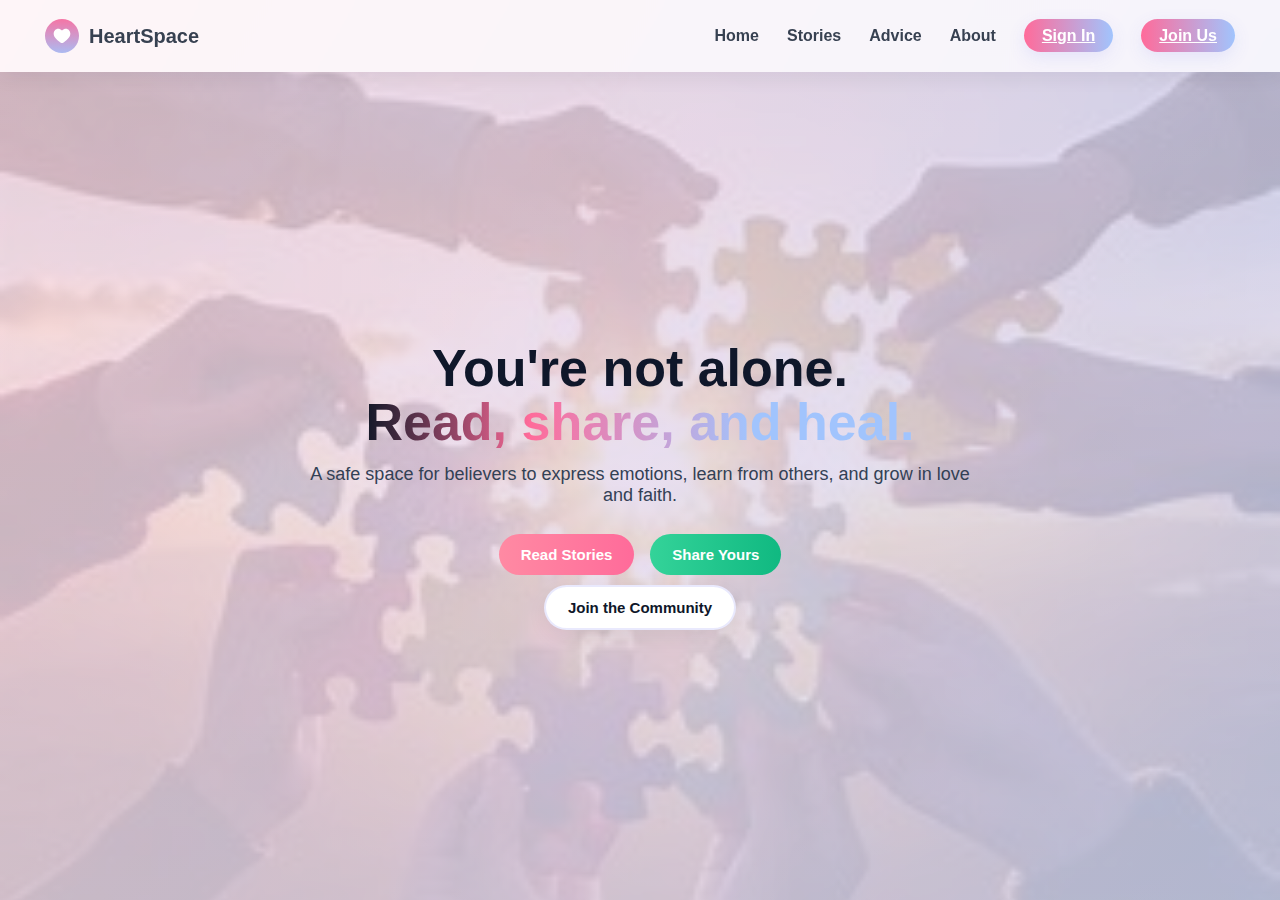
<file: index.html>
<!DOCTYPE html>
<html lang="en">
<head>
  <meta charset="UTF-8"/>
  <meta name="viewport" content="width=device-width, initial-scale=1.0"/>
  <title>HeartSpace</title>
  <link href="https://cdn.jsdelivr.net/npm/bootstrap@5.3.8/dist/css/bootstrap.min.css" rel="stylesheet"
    integrity="sha384-sRIl4kxILFvY47J16cr9ZwB07vP4J8+LH7qKQnuqkuIAvNWLzeN8tE5YBujZqJLB"
    crossorigin="anonymous">
  <link rel="stylesheet" href="style.css"/>
</head>

<body>
  <nav class="navbar">
    <div class="nav-container">
      <div class="logo">
        <div class="heart"><img src="/images/solar--heart-bold.png" alt=""></div>
        <h4>HeartSpace</h4>
      </div>
      <input type="checkbox" id="nav-toggle" class="nav-toggle" hidden>
      <label for="nav-toggle" class="hamburger" aria-label="Open navigation">
        <span></span>
        <span></span>
        <span></span>
      </label>

      <ul class="nav-links">
        <li>Home</li>
        <li>Stories</li>
        <li>Advice</li>
        <li>About</li>
        <li><a href="signin/signin.html" class="join-us text-decoration-none">Sign In</a></li>
        <li><a href="signup/signup.html" class="join-us text-decoration-none">Join Us</a></li>
      </ul>
    </div>
  </nav>

  <section class="hero">
    <div class="hero-inner container">
      <div class="hero-content">
        <h1>
          You're not alone.<br>
          <span class="highlight">Read, share, and heal.</span>
        </h1>
        <p class="subtitle">
          A safe space for believers to express emotions, learn from others, and grow in love and faith.
        </p>
        <div class="hero-buttons">
          <button class="read-stories">Read Stories</button>
          <button class="share-yours">Share Yours</button>
        </div>
        <button class="join-community">Join the Community</button>
      </div>
    </div>
  </section>
</body>
</html>
</file>
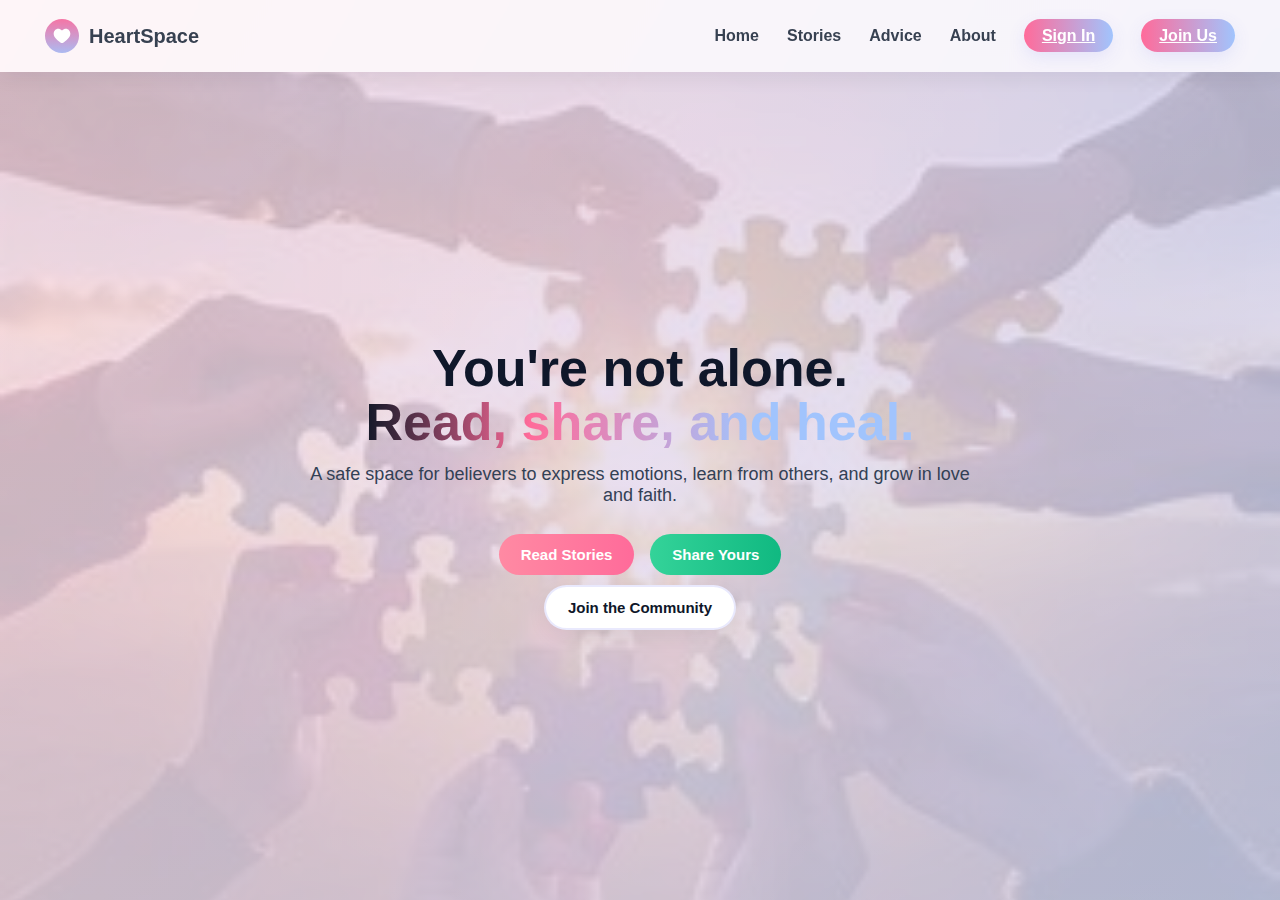
<file: dashboard/index.html>
<!DOCTYPE html>
<html lang="en">
<head>
  <meta charset="UTF-8" />
  <meta name="viewport" content="width=device-width, initial-scale=1.0" />
  <title>HeartSpace</title>
  <link href="https://cdn.jsdelivr.net/npm/bootstrap@5.3.8/dist/css/bootstrap.min.css" rel="stylesheet"
    integrity="sha384-sRIl4kxILFvY47J16cr9ZwB07vP4J8+LH7qKQnuqkuIAvNWLzeN8tE5YBujZqJLB"
    crossorigin="anonymous">
  <link rel="stylesheet" href="style.css" />
</head>

<body>
  <nav class="navbar">
    <div class="nav-container">
      <div class="logo">
        <div class="heart"><img src="../images/solar--heart-bold.png" alt=""></div>
        <h4>HeartSpace</h4>
      </div>
      <input type="checkbox" id="nav-toggle" class="nav-toggle" hidden>
      <label for="nav-toggle" class="hamburger" aria-label="Open navigation">
        <span></span>
        <span></span>
        <span></span>
      </label>

      <ul class="nav-links">
        <li>Home</li>
        <li>Stories</li>
        <li>Advice</li>
        <li>About</li>
        <li><a href="../signin/signin.html" class="join-us text-decoration-none">Sign In</a></li>
        <li><a href="../signup/signup.html" class="join-us text-decoration-none">Join Us</a></li>
      </ul>
    </div>
  </nav>

  <section class="hero">
    <div class="hero-inner container">
      <div class="hero-content">
        <h1>
          You're not alone.<br>
          <span class="highlight">Read, share, and heal.</span>
        </h1>
        <p class="subtitle">
          A safe space for believers to express emotions, learn from others, and grow in love and faith.
        </p>
        <div class="hero-buttons">
          <button class="read-stories">Read Stories</button>
          <button class="share-yours">Share Yours</button>
        </div>
        <button class="join-community">Join the Community</button>
      </div>
    </div>
  </section>
</body>
</html>
</file>
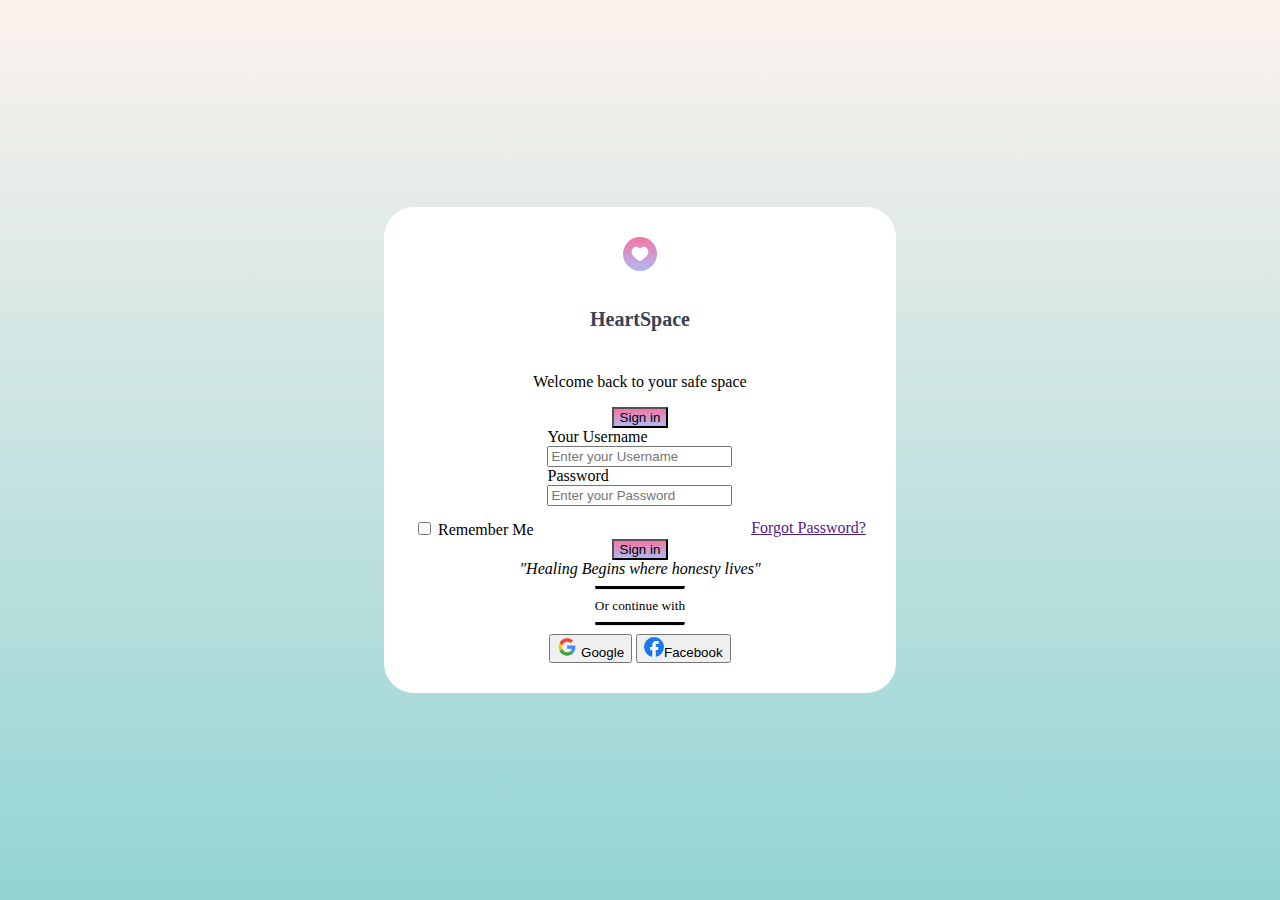
<file: signin.html>
<html lang="en">

<head>
    <meta charset="UTF-8">
    <meta name="viewport" content="width=device-width, initial-scale=1.0">
    <link href="https://cdn.jsdelivr.net/npm/bootstrap@5.3.8/dist/css/bootstrap.min.css" rel="stylesheet"
        integrity="sha384-sRIl4kxILFvY47J16cr9ZwB07vP4J8+LH7qKQnuqkuIAvNWLzeN8tE5YBujZqJLB" crossorigin="anonymous">
    <title>Sign-In</title>
    <style>
        body {
            background: linear-gradient(#fcf2ed, #92d4d4);
            display: flex;
            align-items: center;
            justify-content: center;
        }

        .mother-div {
            background-color: white;
            border-radius: 30px;
            padding: 30px;
            display: flex;
            flex-direction: column;
            align-items: center;
            justify-content: center;
        }

        .logo {
            display: flex;
            flex-direction: column;
            align-items: center;
            gap: 10px;
            font-weight: 800;
            color: #374151;
            font-size: 1.25rem;
        }

        .heart {
            width: 34px;
            height: 34px;
            border-radius: 50%;
            background: linear-gradient(#f575a5, #acbaf1);
            display: flex;
            align-items: center;
            justify-content: center;
        }

        .sign-btn {
            background: linear-gradient(#f575a5, #acbaf1);
        }

        .check {
            display: flex;
            gap: 17vw;
            margin-top: 1vw
        }
        hr{
            border-top: 3px solid black;
        }
    </style>
</head>

<body>
    <div class="mother-div w-50">
        <div class="logo">
            <div class="heart"> <img src="./solar--heart-bold.png" alt=""></div>
            <h4>HeartSpace</h4>
        </div>
        <p>Welcome back to your safe space</p>
        <button class="sign-btn btn rounded rounded-3 p-1 w-50 border-0">Sign in</button>
        <div class="w-75">
            <label for="userName">Your Username</label> <br>
            <input type="text" class="w-100" placeholder="Enter your Username"> <br>
            <label for="password">Password</label> <br>
            <input type="password" class="w-100" placeholder="Enter your Password">
        </div>
        <div class="check d-sm-block d-md-flex d-lg-flex">
            <div>
                <input type="checkbox">
                <label for="remember">Remember Me</label>
            </div>

            <a href="" class="text-danger">Forgot Password?</a>
        </div>
        <button class="sign-btn btn rounded rounded-3 p-1 w-75 border-0 mt-2">Sign in</button>
        <i class="text-muted mt-4">"Healing Begins where honesty lives"</i>
        <div class="d-flex align-items-center my-3">
            <hr class="">
            <small class="text-muted mx-2">Or continue with</small>
            <hr class="">
        </div>
        <div class="w-100 d-flex gap-5 justify-content-center">
            <button class="w-25 btn rounded rounded-2 bg-white border-2 border-black text-black d-flex align-items-center justify-content-center gap-2"><img src="./material-icon-theme--google.png" alt=""> Google</button>
            <button class="w-25 btn rounded rounded-2 bg-white border-2 border-black text-black d-flex align-items-center justify-content-center gap-2"><img src="./logos--facebook.png" alt="" >Facebook</button>
        </div>
    </div>
</body>
<script src="https://cdn.jsdelivr.net/npm/bootstrap@5.3.8/dist/js/bootstrap.bundle.min.js"
    integrity="sha384-FKyoEForCGlyvwx9Hj09JcYn3nv7wiPVlz7YYwJrWVcXK/BmnVDxM+D2scQbITxI"
    crossorigin="anonymous"></script>

</html>
</file>
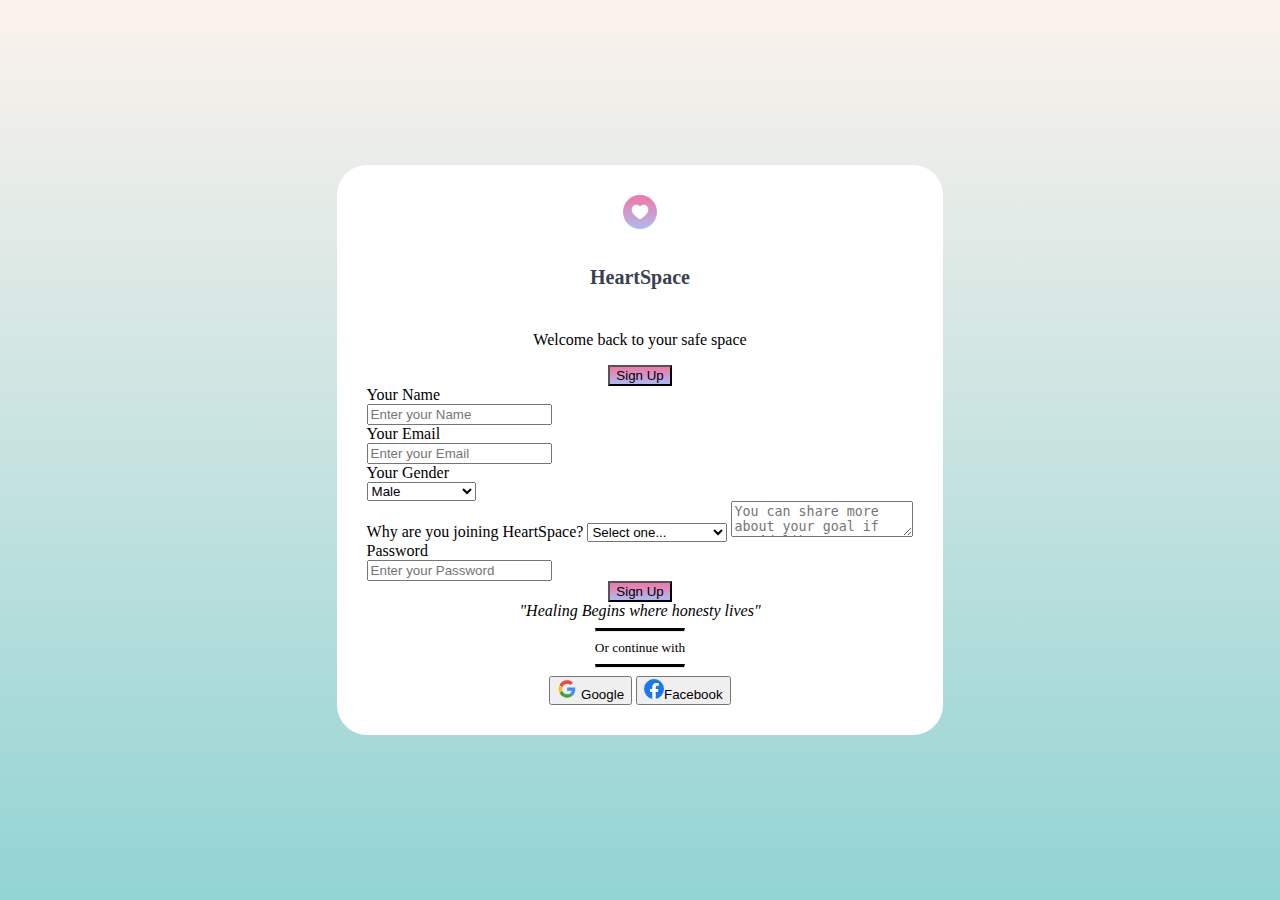
<file: signup.html>
<html lang="en">

<head>
    <meta charset="UTF-8">
    <meta name="viewport" content="width=device-width, initial-scale=1.0">
    <link href="https://cdn.jsdelivr.net/npm/bootstrap@5.3.8/dist/css/bootstrap.min.css" rel="stylesheet"
        integrity="sha384-sRIl4kxILFvY47J16cr9ZwB07vP4J8+LH7qKQnuqkuIAvNWLzeN8tE5YBujZqJLB" crossorigin="anonymous">
    <title>Sign-In</title>
    <style>
        body {
            background: linear-gradient(#fcf2ed, #92d4d4);
            display: flex;
            align-items: center;
            justify-content: center;
        }

        .mother-div {
            background-color: white;
            border-radius: 30px;
            padding: 30px;
            display: flex;
            flex-direction: column;
            align-items: center;
            justify-content: center;
        }

        .logo {
            display: flex;
            flex-direction: column;
            align-items: center;
            gap: 10px;
            font-weight: 800;
            color: #374151;
            font-size: 1.25rem;
        }

        .heart {
            width: 34px;
            height: 34px;
            border-radius: 50%;
            background: linear-gradient(#f575a5, #acbaf1);
            display: flex;
            align-items: center;
            justify-content: center;
        }

        .sign-btn {
            background: linear-gradient(#f575a5, #acbaf1);
        }

        hr {
            border-top: 3px solid black;
        }
    </style>
</head>

<body>
    <div class="mother-div w-50">
        <div class="logo">
            <div class="heart"> <img src="./solar--heart-bold.png" alt=""></div>
            <h4>HeartSpace</h4>
        </div>
        <p>Welcome back to your safe space</p>
        <button class="sign-btn btn rounded rounded-3 p-1 w-50 border-0">Sign Up</button>
        <div class="w-75">
            <label for="Name">Your Name</label> <br>
            <input type="text" class="w-100" placeholder="Enter your Name"> <br>
            <label for="email">Your Email</label> <br>
            <input type="email" class="w-100" placeholder="Enter your Email"> <br>
            <label for="gender">Your Gender</label> <br>
            <select name="" id="" class="w-100">
                <option value="">Male</option>
                <option value="">Female</option>
                <option value="">Rather not say</option>
            </select> <br>
            <div class="mb-3">
                <label for="goal" class="form-label">Why are you joining HeartSpace?</label>
                <select id="goal" name="goal" class="form-control mb-2">
                    <option value="">Select one...</option>
                    <option value="healing">Healing</option>
                    <option value="growth">Personal Growth</option>
                    <option value="faith">Faith Journey</option>
                    <option value="relationships">Relationships</option>
                    <option value="support">Community Support</option>
                </select>
                <textarea id="goalDetails" name="goalDetails" class="form-control" rows="2"
                    placeholder="You can share more about your goal if you’d like..."></textarea>
            </div>

            <label for="password">Password</label> <br>
            <input type="password" class="w-100" placeholder="Enter your Password">
        </div>
        <button class="sign-btn btn rounded rounded-3 p-1 w-75 border-0 mt-2">Sign Up</button>
        <i class="text-muted mt-4">"Healing Begins where honesty lives"</i>
        <div class="d-flex align-items-center my-3">
            <hr class="">
            <small class="text-muted mx-2">Or continue with</small>
            <hr class="">
        </div>
        <div class="w-100 d-flex gap-5 justify-content-center">
            <button
                class="w-25 btn rounded rounded-2 bg-white border-2 border-black text-black d-flex align-items-center justify-content-center gap-2"><img
                    src="./material-icon-theme--google.png" alt=""> Google</button>
            <button
                class="w-25 btn rounded rounded-2 bg-white border-2 border-black text-black d-flex align-items-center justify-content-center gap-2"><img
                    src="./logos--facebook.png" alt="">Facebook</button>
        </div>
    </div>
</body>
<script src="https://cdn.jsdelivr.net/npm/bootstrap@5.3.8/dist/js/bootstrap.bundle.min.js"
    integrity="sha384-FKyoEForCGlyvwx9Hj09JcYn3nv7wiPVlz7YYwJrWVcXK/BmnVDxM+D2scQbITxI"
    crossorigin="anonymous"></script>

</html>
</file>
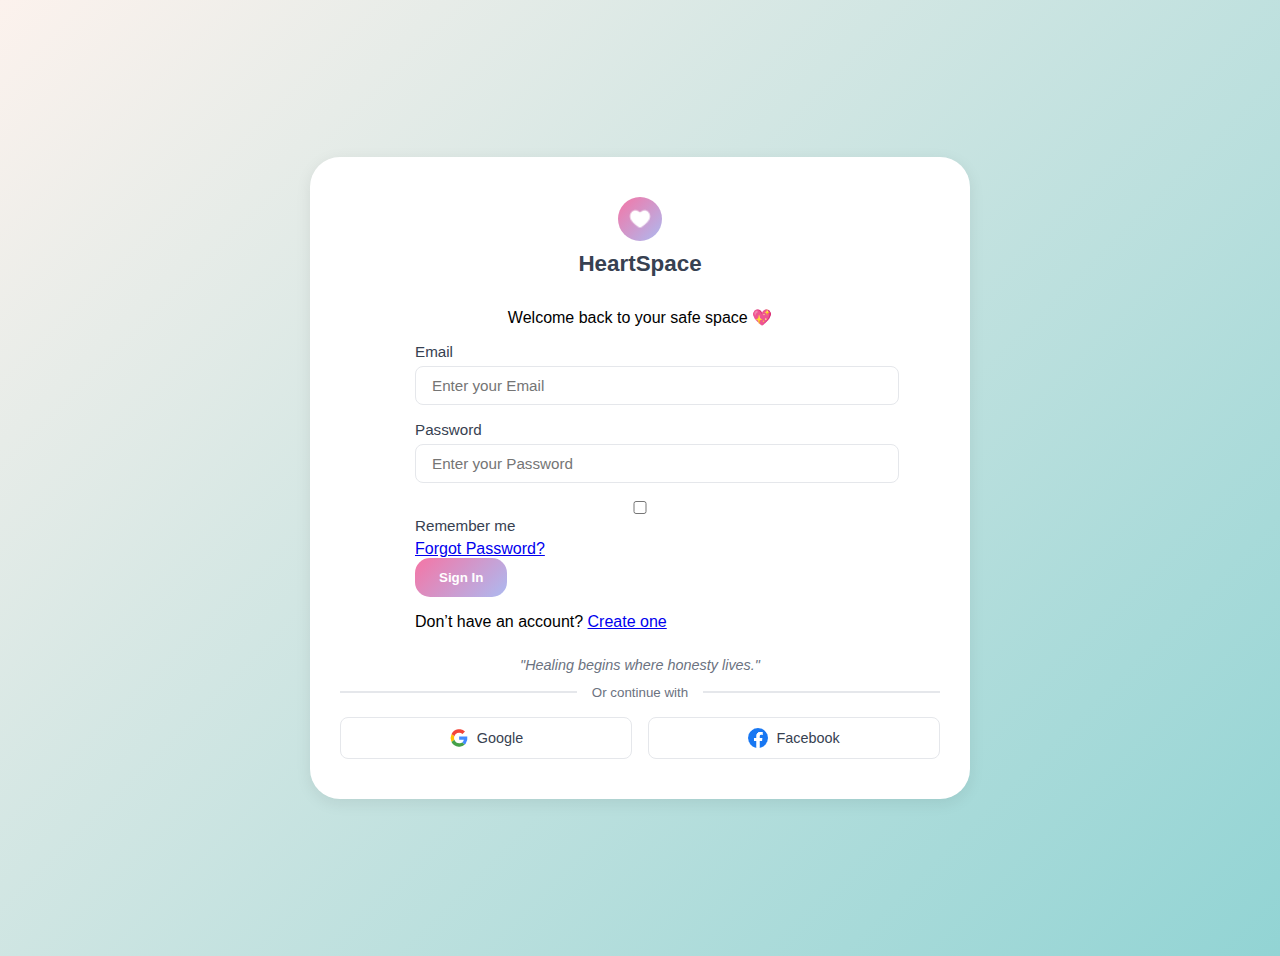
<file: signin/signin.html>
<!DOCTYPE html>
<html lang="en">

<head>
    <meta charset="UTF-8" />
    <meta name="viewport" content="width=device-width, initial-scale=1.0" />
    <title>Sign-In | HeartSpace</title>
    <!-- Bootstrap -->
    <link href="https://cdn.jsdelivr.net/npm/bootstrap@5.3.8/dist/css/bootstrap.min.css" rel="stylesheet"
        integrity="sha384-sRIl4kxILFvY47J16cr9ZwB07vP4J8+LH7qKQnuqkuIAvNWLzeN8tE5YBujZqJLB" crossorigin="anonymous" />
    <link rel="stylesheet" href="../signup/signup.css"/>
</head>

<body>
    <div class="mother-div">
        <div class="logo">
            <div class="heart">
                <img src="../images/solar--heart-bold.png" alt="Heart Icon" />
            </div>
            <h4>HeartSpace</h4>
        </div>

        <p class="text-muted mb-3">Welcome back to your safe space 💖</p>
        <p id="showError" style="display: none" class="alert alert-danger p-2 text-center text-danger w-100"> 🚫 Please
            fill in all inputs 💖</p>
            <p id="showIncorrect" style="display: none" class="alert alert-danger p-2 text-center text-danger w-100">❌ Email or password is incorrect.</p>
        <div class="form-section w-75">
            <label for="email">Email</label>
            <input type="email" id="email" class="form-control mb-3" placeholder="Enter your Email" />

            <label for="password">Password</label>
            <input type="password" id="password" class="form-control mb-2" placeholder="Enter your Password" />

            <div class="d-flex flex-wrap justify-content-between align-items-center mb-4 w-100">
                <div class="d-flex align-items-center flex-nowrap" style="gap: 6px;">
                    <input type="checkbox" id="remember" style="margin: 0; transform: translateY(1px);">
                    <label for="remember" class="mb-0" style="white-space: nowrap;">Remember me</label>
                </div>
                <a href="#" class="text-decoration-none small text-primary mt-2 mt-sm-0">Forgot Password?</a>
            </div>



            <button onclick="signIn()" class="sign-btn btn rounded-3 p-1 w-100 border-0 mb-3">Sign In</button>

            <p class="small text-center text-muted">
                Don’t have an account?
                <a href="../signup/signup.html" class="text-decoration-none">Create one</a>
            </p>
        </div>

        <i class="text-muted mt-3 quote">"Healing begins where honesty lives."</i>

        <div class="divider my-3">
            <hr />
            <small class="text-muted mx-2">Or continue with</small>
            <hr />
        </div>

        <div class="social-buttons">
            <button class="social-btn">
                <img src="../images/material-icon-theme--google.png" alt="Google Logo" /> Google
            </button>
            <button class="social-btn">
                <img src="../images/logos--facebook.png" alt="Facebook Logo" /> Facebook
            </button>
        </div>
    </div>

    <script src="https://cdn.jsdelivr.net/npm/bootstrap@5.3.8/dist/js/bootstrap.bundle.min.js"
        integrity="sha384-FKyoEForCGlyvwx9Hj09JcYn3nv7wiPVlz7YYwJrWVcXK/BmnVDxM+D2scQbITxI"
        crossorigin="anonymous"></script>
    <script src="signin.js"></script>
</body>

</html>
</file>
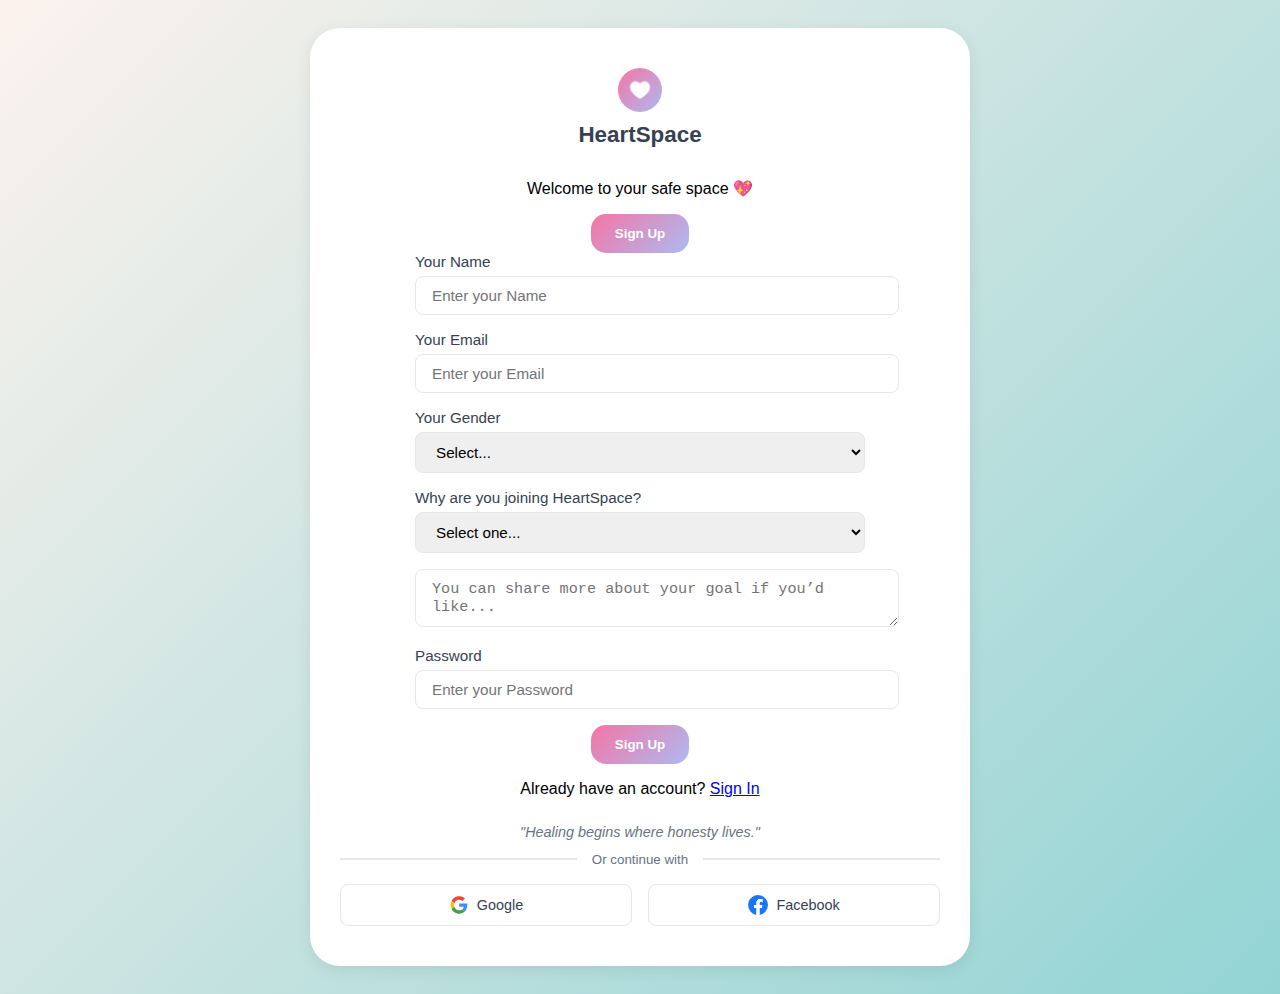
<file: signup/signup.html>
<!DOCTYPE html>
<html lang="en">

<head>
  <meta charset="UTF-8" />
  <meta name="viewport" content="width=device-width, initial-scale=1.0" />
  <title>Sign-In | HeartSpace</title>

  <!-- Bootstrap -->
  <link href="https://cdn.jsdelivr.net/npm/bootstrap@5.3.8/dist/css/bootstrap.min.css" rel="stylesheet"
    integrity="sha384-sRIl4kxILFvY47J16cr9ZwB07vP4J8+LH7qKQnuqkuIAvNWLzeN8tE5YBujZqJLB" crossorigin="anonymous" />
  <link rel="stylesheet" href="signup.css" />
</head>

<body>
  <div class="mother-div">
    <div class="logo">
      <div class="heart">
        <img src="../images/solar--heart-bold.png" alt="Heart Icon" />
      </div>
      <h4>HeartSpace</h4>
    </div>

    <p class="text-muted mb-3">Welcome to your safe space 💖</p>

    <button class="sign-btn btn rounded-3 p-1 w-75 border-0 mb-3">
      Sign Up
    </button>
     <p id="showError" style="display: none" class="alert alert-danger p-2 text-center text-danger w-100"> 🚫 Please fill in all inputs 💖</p>
    <div class="form-section w-75">
      <label for="Name">Your Name</label>
      <input type="text" id="userName" class="form-control mb-3" placeholder="Enter your Name" />

      <label for="email">Your Email</label>
      <input type="email" id="email" class="form-control mb-3" placeholder="Enter your Email" />

      <label for="gender">Your Gender</label>
      <select id="gender" class="form-select mb-3">
        <option value="">Select...</option>
        <option>Male</option>
        <option>Female</option>
        <option>Rather not say</option>
      </select>

      <label for="goal" class="form-label">Why are you joining HeartSpace?</label>
      <select id="goal" name="goal" class="form-select mb-2">
        <option value="">Select one...</option>
        <option value="healing">Healing</option>
        <option value="growth">Personal Growth</option>
        <option value="faith">Faith Journey</option>
        <option value="relationships">Relationships</option>
        <option value="support">Community Support</option>
      </select>

      <textarea id="goalDetails" name="goalDetails" class="form-control mb-3" rows="2"
        placeholder="You can share more about your goal if you’d like..."></textarea>

      <label for="password">Password</label>
      <input type="password" id="password" class="form-control mb-4" placeholder="Enter your Password" />
    </div>

    <button onclick="signUp()" class="sign-btn btn rounded-3 p-1 w-75 border-0">
      Sign Up
    </button>
    <p>Already have an account? <a href="../signin/signin.html">Sign In</a></p>

    <i class="text-muted mt-3 quote">"Healing begins where honesty lives."</i>

    <div class="divider my-3">
      <hr />
      <small class="text-muted mx-2">Or continue with</small>
      <hr />
    </div>

    <div class="social-buttons">
      <button class="social-btn">
        <img src="../images/material-icon-theme--google.png" alt="Google Logo" /> Google
      </button>
      <button class="social-btn">
        <img src="../images/logos--facebook.png" alt="Facebook Logo" /> Facebook
      </button>
    </div>
  </div>

  <script src="https://cdn.jsdelivr.net/npm/bootstrap@5.3.8/dist/js/bootstrap.bundle.min.js"
    integrity="sha384-FKyoEForCGlyvwx9Hj09JcYn3nv7wiPVlz7YYwJrWVcXK/BmnVDxM+D2scQbITxI"
    crossorigin="anonymous"></script>
    <script src="signup.js"></script>
</body>

</html>
</file>
<file: style.css>
* {
  box-sizing: border-box;
  margin: 0;
  padding: 0;
}

html, body {
  height: 100%;
  font-family: "Segoe UI", Roboto, sans-serif;
  background: linear-gradient(120deg, #f8cdda, #a1c4fd, #c2e9fb);
  background-size: 300% 300%;
  animation: gradientMove 14s ease-in-out infinite alternate;
  color: #222;
}

@keyframes gradientMove {
  0% { background-position: 0% 50%; }
  50% { background-position: 50% 50%; }
  100% { background-position: 100% 50%; }
}

.navbar {
  background: rgba(255, 255, 255, 0.8);
  backdrop-filter: blur(6px);
  box-shadow: 0 6px 18px rgba(16, 24, 40, 0.06);
  position: sticky;
  top: 0;
  z-index: 1000;
  height: 72px;
  display: flex;
  align-items: center;
}

.nav-container {
  max-width: 1200px;
  margin: 0 auto;
  padding: 5px;
  width: 100%;
  display: flex;
  align-items: center;
  justify-content: space-between;
}

.logo {
  display: flex;
  align-items: center;
  gap: 10px;
  font-weight: 800;
  color: #374151;
  font-size: 1.25rem;
}

.heart {
  width: 34px;
  height: 34px;
  border-radius: 50%;
  background: linear-gradient(#f575a5, #acbaf1);
  display: flex;
  align-items: center;
  justify-content: center;
}
.nav-links {
  display: flex;
  gap: 28px;
  list-style: none;
  align-items: center;
}

.nav-links li {
  cursor: pointer;
  color: #374151;
  font-weight: 600;
  transition: color 160ms ease, transform 160ms ease;
}

.nav-links li:hover {
  color: #23d5ab;
  transform: translateY(-2px);
}

.join-us {
  padding: 8px 18px;
  border-radius: 999px;
  border: none;
  font-weight: 700;
  background: linear-gradient(90deg, #ff6b9a, #a1c4fd);
  color: white;
  cursor: pointer;
  box-shadow: 0 6px 18px rgba(99, 102, 241, 0.12);
  transition: transform 180ms ease, box-shadow 180ms ease;
}

.join-us:hover {
  transform: translateY(-3px) scale(1.02);
  box-shadow: 0 10px 28px rgba(99, 102, 241, 0.18);
}

.hamburger {
  display: none;
  flex-direction: column;
  justify-content: center;
  align-items: center;
  width: 36px;
  height: 36px;
  cursor: pointer;
  background: white;
  border-radius: 50%;
  box-shadow: 0 2px 8px rgba(0, 0, 0, 0.08);
}

.hamburger span {
  display: block;
  width: 22px;
  height: 2.5px;
  margin: 4px 0;
  background: #ff6b9a;
  border-radius: 2px;
  transition: all 0.35s ease;
}

.nav-toggle:checked + .hamburger span:nth-child(1) {
  transform: translateY(7px) rotate(45deg);
}
.nav-toggle:checked + .hamburger span:nth-child(2) {
  opacity: 0;
}
.nav-toggle:checked + .hamburger span:nth-child(3) {
  transform: translateY(-7px) rotate(-45deg);
}

/* Mobile Menu */
@media (max-width: 900px) {
  .nav-links {
    position: absolute;
    top: 72px;
    right: 0;
    background: white;
    flex-direction: column;
    align-items: flex-start;
    gap: 20px;
    width: 70%;
    max-width: 300px;
    padding: 30px 20px;
    box-shadow: -2px 0 16px rgba(0, 0, 0, 0.08);
    transform: translateX(100%);
    transition: transform 0.35s ease;
  }

  .nav-toggle:checked ~ .nav-links {
    transform: translateX(0);
  }

  .hamburger {
    display: flex;
  }

  .join-us {
    display: inline-block;
    margin-top: 10px;
  }
}
.hero {
  position: relative;
  min-height: calc(100vh - 72px);
  display: flex;
  align-items: center;
  justify-content: center;
  padding: 72px 24px;
  text-align: center;
  overflow: hidden;
}

.hero::before {
  content: "";
  position: absolute;
  inset: 0;
  z-index: 0;
  background-image: url("A picture of people working together, shaking….jfif");
  background-size: cover;
  background-position: center;
  opacity: 0.22;
}

.hero::after {
  content: "";
  position: absolute;
  inset: 0;
  z-index: 1;
  background: linear-gradient(180deg, rgba(255, 255, 255, 0.18), rgba(255, 255, 255, 0.28));
}

.hero > * {
  position: relative;
  z-index: 2;
}

.hero h1 {
  font-size: clamp(28px, 4.2vw, 52px);
  line-height: 1.03;
  margin: 0 0 14px 0;
  font-weight: 800;
  color: #0f172a;
}

.highlight {
  background: linear-gradient(90deg, #111827 0%, #ff6b9a 30%, #a1c4fd 70%);
  -webkit-background-clip: text;
  background-clip: text;
  color: transparent;
}

.subtitle {
  margin: 12px auto 28px;
  max-width: 680px;
  color: #334155;
  font-size: clamp(14px, 1.6vw, 18px);
}

.hero-buttons {
  display: flex;
  gap: 16px;
  justify-content: center;
  flex-wrap: wrap;
  margin-top: 6px;
}

.hero-buttons button {
  padding: 12px 22px;
  border-radius: 999px;
  border: none;
  cursor: pointer;
  font-weight: 700;
  font-size: 15px;
  transition: transform 160ms ease, box-shadow 160ms ease;
}

.read-stories {
  background: linear-gradient(90deg, #ff8aa3, #ff6b9a);
  color: white;
}

.share-yours {
  background: linear-gradient(90deg, #34d399, #10b981);
  color: white;
}

.join-community {
  background: white;
  color: #0f172a;
  border: 2px solid rgba(99, 102, 241, 0.14);
  padding: 12px 22px;
  border-radius: 999px;
  cursor: pointer;
  font-weight: 700;
  font-size: 15px;
  box-shadow: 0 8px 20px rgba(16, 24, 40, 0.06);
  margin-top: 10px;
}
</file>
<file: dashboard/style.css>
* {
  box-sizing: border-box;
  margin: 0;
  padding: 0;
}

html, body {
  height: 100%;
  font-family: "Segoe UI", Roboto, sans-serif;
  background: linear-gradient(120deg, #f8cdda, #a1c4fd, #c2e9fb);
  background-size: 300% 300%;
  animation: gradientMove 14s ease-in-out infinite alternate;
  color: #222;
}

@keyframes gradientMove {
  0% { background-position: 0% 50%; }
  50% { background-position: 50% 50%; }
  100% { background-position: 100% 50%; }
}

.navbar {
  background: rgba(255, 255, 255, 0.8);
  backdrop-filter: blur(6px);
  box-shadow: 0 6px 18px rgba(16, 24, 40, 0.06);
  position: sticky;
  top: 0;
  z-index: 1000;
  height: 72px;
  display: flex;
  align-items: center;
}

.nav-container {
  max-width: 1200px;
  margin: 0 auto;
  padding: 5px;
  width: 100%;
  display: flex;
  align-items: center;
  justify-content: space-between;
}

.logo {
  display: flex;
  align-items: center;
  gap: 10px;
  font-weight: 800;
  color: #374151;
  font-size: 1.25rem;
}

.heart {
  width: 34px;
  height: 34px;
  border-radius: 50%;
  background: linear-gradient(#f575a5, #acbaf1);
  display: flex;
  align-items: center;
  justify-content: center;
}
.nav-links {
  display: flex;
  gap: 28px;
  list-style: none;
  align-items: center;
}

.nav-links li {
  cursor: pointer;
  color: #374151;
  font-weight: 600;
  transition: color 160ms ease, transform 160ms ease;
}

.nav-links li:hover {
  color: #23d5ab;
  transform: translateY(-2px);
}

.join-us {
  padding: 8px 18px;
  border-radius: 999px;
  border: none;
  font-weight: 700;
  background: linear-gradient(90deg, #ff6b9a, #a1c4fd);
  color: white;
  cursor: pointer;
  box-shadow: 0 6px 18px rgba(99, 102, 241, 0.12);
  transition: transform 180ms ease, box-shadow 180ms ease;
}

.join-us:hover {
  transform: translateY(-3px) scale(1.02);
  box-shadow: 0 10px 28px rgba(99, 102, 241, 0.18);
}

.hamburger {
  display: none;
  flex-direction: column;
  justify-content: center;
  align-items: center;
  width: 36px;
  height: 36px;
  cursor: pointer;
  background: white;
  border-radius: 50%;
  box-shadow: 0 2px 8px rgba(0, 0, 0, 0.08);
}

.hamburger span {
  display: block;
  width: 22px;
  height: 2.5px;
  margin: 4px 0;
  background: #ff6b9a;
  border-radius: 2px;
  transition: all 0.35s ease;
}

.nav-toggle:checked + .hamburger span:nth-child(1) {
  transform: translateY(7px) rotate(45deg);
}
.nav-toggle:checked + .hamburger span:nth-child(2) {
  opacity: 0;
}
.nav-toggle:checked + .hamburger span:nth-child(3) {
  transform: translateY(-7px) rotate(-45deg);
}

/* Mobile Menu */
@media (max-width: 900px) {
  .nav-links {
    position: absolute;
    top: 72px;
    right: 0;
    background: white;
    flex-direction: column;
    align-items: flex-start;
    gap: 20px;
    width: 70%;
    max-width: 300px;
    padding: 30px 20px;
    box-shadow: -2px 0 16px rgba(0, 0, 0, 0.08);
    transform: translateX(100%);
    transition: transform 0.35s ease;
  }

  .nav-toggle:checked ~ .nav-links {
    transform: translateX(0);
  }

  .hamburger {
    display: flex;
  }

  .join-us {
    display: inline-block;
    margin-top: 10px;
  }
}
.hero {
  position: relative;
  min-height: calc(100vh - 72px);
  display: flex;
  align-items: center;
  justify-content: center;
  padding: 72px 24px;
  text-align: center;
  overflow: hidden;
}

.hero::before {
  content: "";
  position: absolute;
  inset: 0;
  z-index: 0;
  background-image: url(../images/A\ picture\ of\ people\ working\ together\,\ shaking….jfif);
  background-size: cover;
  background-position: center;
  opacity: 0.22;
}

.hero::after {
  content: "";
  position: absolute;
  inset: 0;
  z-index: 1;
  background: linear-gradient(180deg, rgba(255, 255, 255, 0.18), rgba(255, 255, 255, 0.28));
}

.hero > * {
  position: relative;
  z-index: 2;
}

.hero h1 {
  font-size: clamp(28px, 4.2vw, 52px);
  line-height: 1.03;
  margin: 0 0 14px 0;
  font-weight: 800;
  color: #0f172a;
}

.highlight {
  background: linear-gradient(90deg, #111827 0%, #ff6b9a 30%, #a1c4fd 70%);
  -webkit-background-clip: text;
  background-clip: text;
  color: transparent;
}

.subtitle {
  margin: 12px auto 28px;
  max-width: 680px;
  color: #334155;
  font-size: clamp(14px, 1.6vw, 18px);
}

.hero-buttons {
  display: flex;
  gap: 16px;
  justify-content: center;
  flex-wrap: wrap;
  margin-top: 6px;
}

.hero-buttons button {
  padding: 12px 22px;
  border-radius: 999px;
  border: none;
  cursor: pointer;
  font-weight: 700;
  font-size: 15px;
  transition: transform 160ms ease, box-shadow 160ms ease;
}

.read-stories {
  background: linear-gradient(90deg, #ff8aa3, #ff6b9a);
  color: white;
}

.share-yours {
  background: linear-gradient(90deg, #34d399, #10b981);
  color: white;
}

.join-community {
  background: white;
  color: #0f172a;
  border: 2px solid rgba(99, 102, 241, 0.14);
  padding: 12px 22px;
  border-radius: 999px;
  cursor: pointer;
  font-weight: 700;
  font-size: 15px;
  box-shadow: 0 8px 20px rgba(16, 24, 40, 0.06);
  margin-top: 10px;
}
</file>
<file: signup/signup.css>
:root {
    --gradient-primary: linear-gradient(135deg, #f575a5, #acbaf1);
    --gradient-bg: linear-gradient(135deg, #fcf2ed, #92d4d4);
    --color-text: #374151;
    --shadow-md: 0 4px 16px rgba(0, 0, 0, 0.08);
    --radius-lg: 30px;
    --radius-md: 15px;
    --radius-sm: 8px;
}

body {
    min-height: 100vh;
    padding: 20px;
    font-family: -apple-system, BlinkMacSystemFont, "Segoe UI", Roboto, sans-serif;
    background: var(--gradient-bg);
    display: flex;
    align-items: center;
    justify-content: center;
}

.mother-div {
    background-color: #fff;
    border-radius: var(--radius-lg);
    width: min(100%, 600px);
    box-shadow: var(--shadow-md);
    animation: fadeInUp 0.6s ease-out;
    display: flex;
    flex-direction: column;
    align-items: center;
    padding: 40px 30px;
}

@keyframes fadeInUp {
    from {
        opacity: 0;
        transform: translateY(20px);
    }

    to {
        opacity: 1;
        transform: translateY(0);
    }
}

/* Logo and header */
.logo {
    display: flex;
    flex-direction: column;
    align-items: center;
    gap: 10px;
    font-weight: 800;
    color: var(--color-text);
    font-size: 1.25rem;
    margin-bottom: 15px;
}

.logo h4 {
    font-weight: 800;
    color: var(--color-text);
    font-size: clamp(1.2rem, 4vw, 1.4rem);
    margin: 0;
}

.heart {
    width: 44px;
    height: 44px;
    border-radius: 50%;
    background: var(--gradient-primary);
    display: flex;
    align-items: center;
    justify-content: center;
    transition: transform 0.2s ease;
}

.heart:hover {
    transform: scale(1.05);
}

.heart img {
    width: 24px;
    height: 24px;
}

/* Buttons */
.sign-btn {
    background: var(--gradient-primary);
    color: white;
    font-weight: 600;
    padding: 12px 24px;
    border-radius: var(--radius-md);
    border: none;
    cursor: pointer;
    transition: all 0.2s ease;
}

.sign-btn:hover {
    transform: translateY(-2px);
    box-shadow: var(--shadow-md);
}

/* Divider */
.divider {
    display: flex;
    align-items: center;
    gap: 15px;
    width: 100%;
}

.divider hr {
    flex: 1;
    border: none;
    border-top: 2px solid #e5e7eb;
}

.divider small {
    color: #6b7280;
    white-space: nowrap;
}

/* Form section */
.form-section {
    width: 100%;
    max-width: 450px;
}

label {
    display: block;
    margin-bottom: 6px;
    color: var(--color-text);
    font-size: 0.95rem;
    font-weight: 500;
}

input,
select,
textarea {
    width: 100%;
    padding: 10px 16px;
    border: 1.5px solid #e5e7eb;
    border-radius: var(--radius-sm);
    margin-bottom: 16px;
    font-size: 0.95rem;
    transition: all 0.2s ease;
}

input:focus,
select:focus,
textarea:focus {
    outline: none;
    border-color: #acbaf1;
    box-shadow: 0 0 0 3px rgba(172, 186, 241, 0.1);
}

/* Social buttons */
.social-buttons {
    display: flex;
    gap: 16px;
    margin-top: 16px;
    width: 100%;
    justify-content: center;
}

.social-btn {
    flex: 1;
    display: flex;
    align-items: center;
    justify-content: center;
    gap: 8px;
    padding: 10px;
    border: 1.5px solid #e5e7eb;
    border-radius: var(--radius-sm);
    background: white;
    color: var(--color-text);
    font-size: 0.9rem;
    font-weight: 500;
    cursor: pointer;
    transition: all 0.2s ease;
}

.social-btn:hover {
    background: #f9fafb;
    border-color: #d1d5db;
}

.social-btn img {
    width: 20px;
    height: 20px;
}

/* Quote */
.quote {
    text-align: center;
    color: #6b7280;
    font-style: italic;
    margin: 10px 0;
    font-size: 0.9rem;
}

/* Responsive */
@media (max-width: 640px) {
    .mother-div {
        padding: 24px 20px;
        margin: 16px;
        width: 100%;
    }

    .social-buttons {
        flex-direction: column;
    }

    .social-btn {
        width: 100%;
    }

    input,
    select,
    textarea {
        font-size: 16px;
        /* Prevent zoom on iOS */
    }
}

@media (max-width: 480px) {
    .heart {
        width: 36px;
        height: 36px;
    }

    .heart img {
        width: 20px;
        height: 20px;
    }

    .form-section {
        padding: 0;
    }
}

@media (prefers-reduced-motion: reduce) {

    .mother-div,
    .heart,
    .sign-btn {
        animation: none;
        transition: none;
    }
}
</file>
